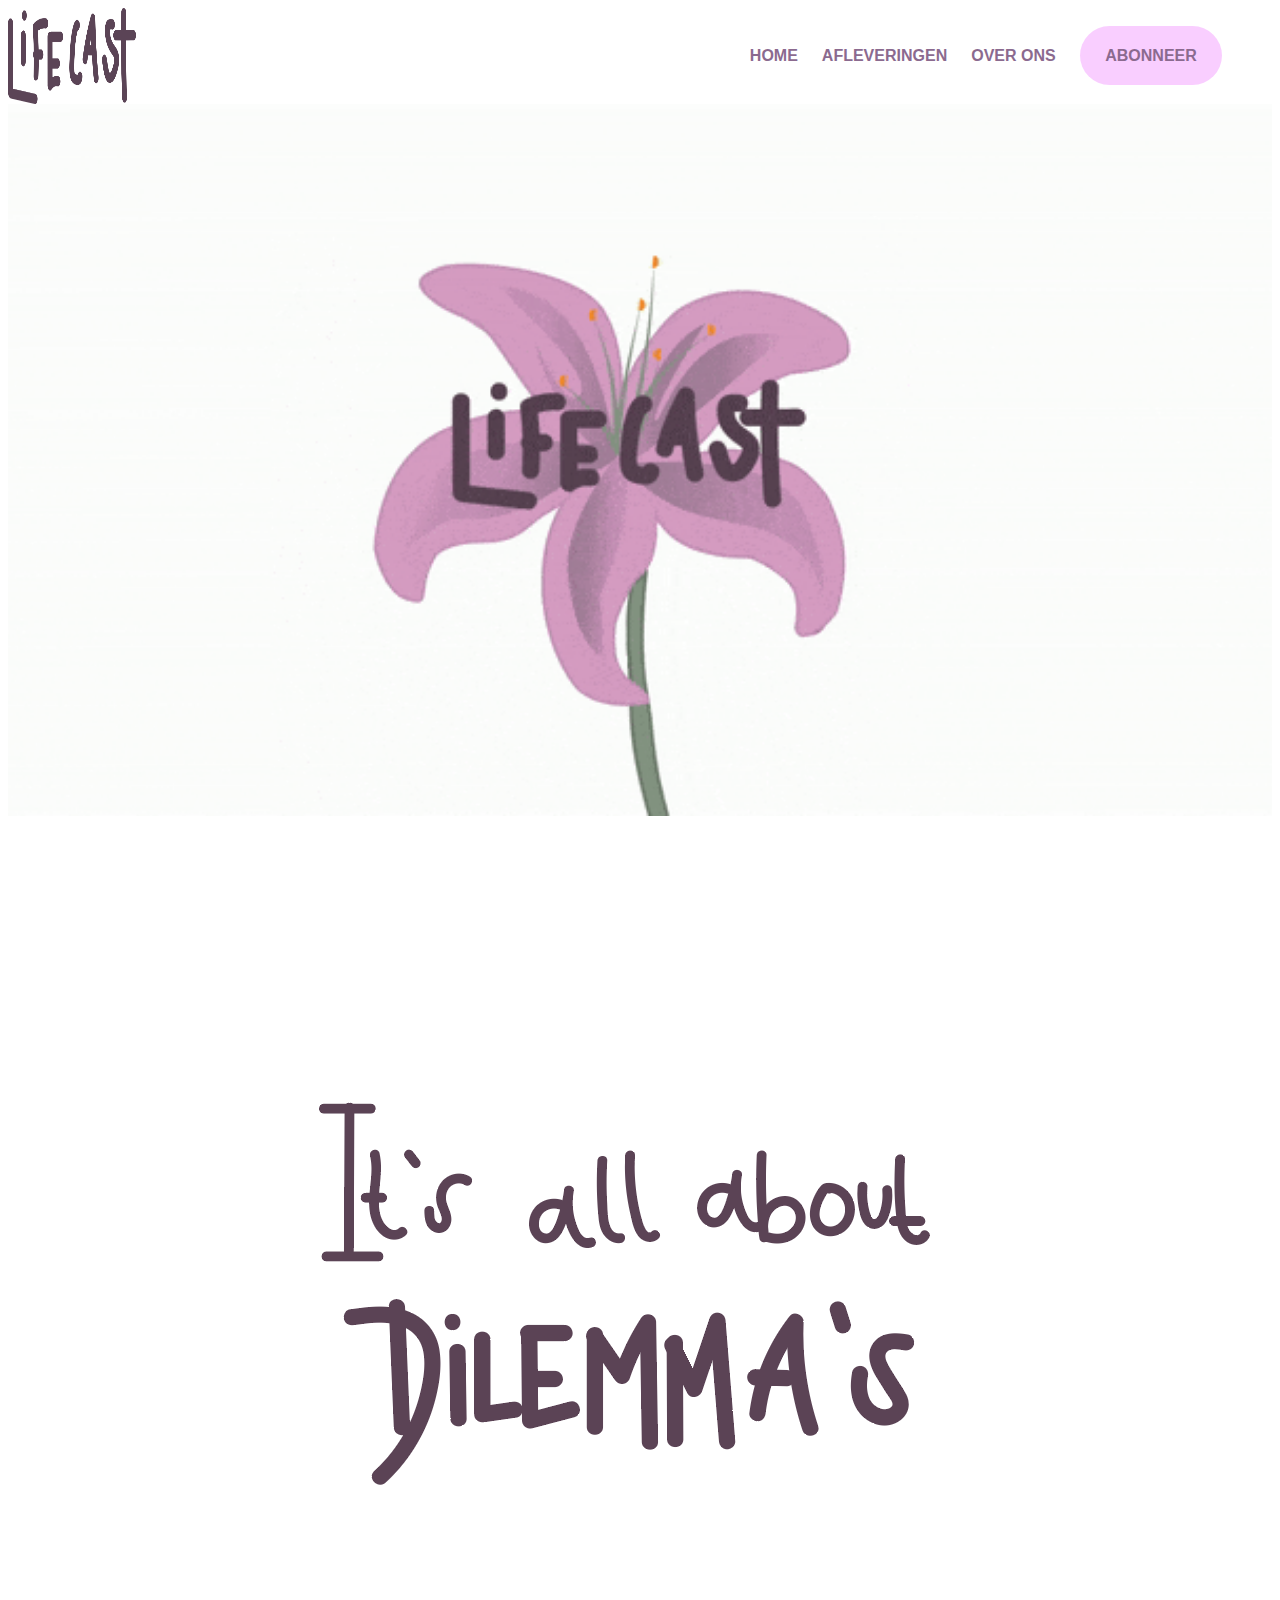
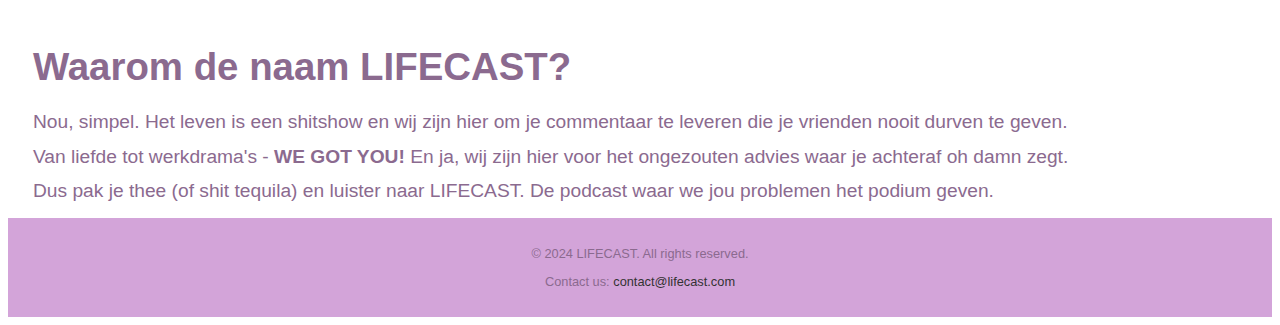
<file: index.html>
<!DOCTYPE html>

<html lang="en">


<head>
    <meta charset="UTF-8">
    <meta name="viewport" content="width=device-width, initial-scale=1.0">
    <title>LIFECAST</title>
    <link rel="stylesheet" href="stylesheet.css">

    
</head>


<!--Begin van Homepagina-->
<body>
  
  
  <header>

    <nav class="nav-bar">
      <img class="logo-container" src="images/text-logo.png" alt="bloem die opengaat met de naam van de podcast" />

      <ul class="nav-items">
              <li><a href="index.html">HOME</a></li>
              <li><a href="aflevering.html">AFLEVERINGEN</a></li>
              <li><a href="overons.html">OVER ONS</a></li>
              <li><a href class="button">ABONNEER</a></li>
        </ul>
  
        
    </nav> 
  </header>
  
 
 

  <main>
    <section class="video-container">
      <img class="gif" src="images/gif.gif" alt="animatie van bloem die opengaat"/> 
    </section>


    <section class="its-all-about-dilemmas">
            <img src="images/its-all-about-dillemas.png" alt="it's all about dillema's tekst"/>
    </section>


    <article>
          
            <h1> Waarom de naam LIFECAST?</h1> 

            <p>
            Nou, simpel. Het leven is een shitshow en wij zijn hier om je commentaar te
            leveren die je vrienden nooit durven te geven. 
            </p>
            <p>
            Van liefde tot werkdrama's - <strong> WE GOT YOU!</strong> En ja, wij zijn hier voor het ongezouten advies
             waar je achteraf oh damn zegt.
            </p>
            <p>
             Dus pak je thee (of shit tequila) en luister naar LIFECAST. De podcast waar we jou problemen het podium geven.
            </p>

     </article> 


  </main>
 
  <footer>
    <p>&copy; 2024 LIFECAST. All rights reserved.</p> <!--https://www.w3schools.com/html/html_symbols.asp-->
    <p>Contact us: <a href="mailto:contact@lifecast.com">contact@lifecast.com</a></p>
    
   
</footer>

</body>
    <!--Einde van de Homepagina-->
</html>
</file>
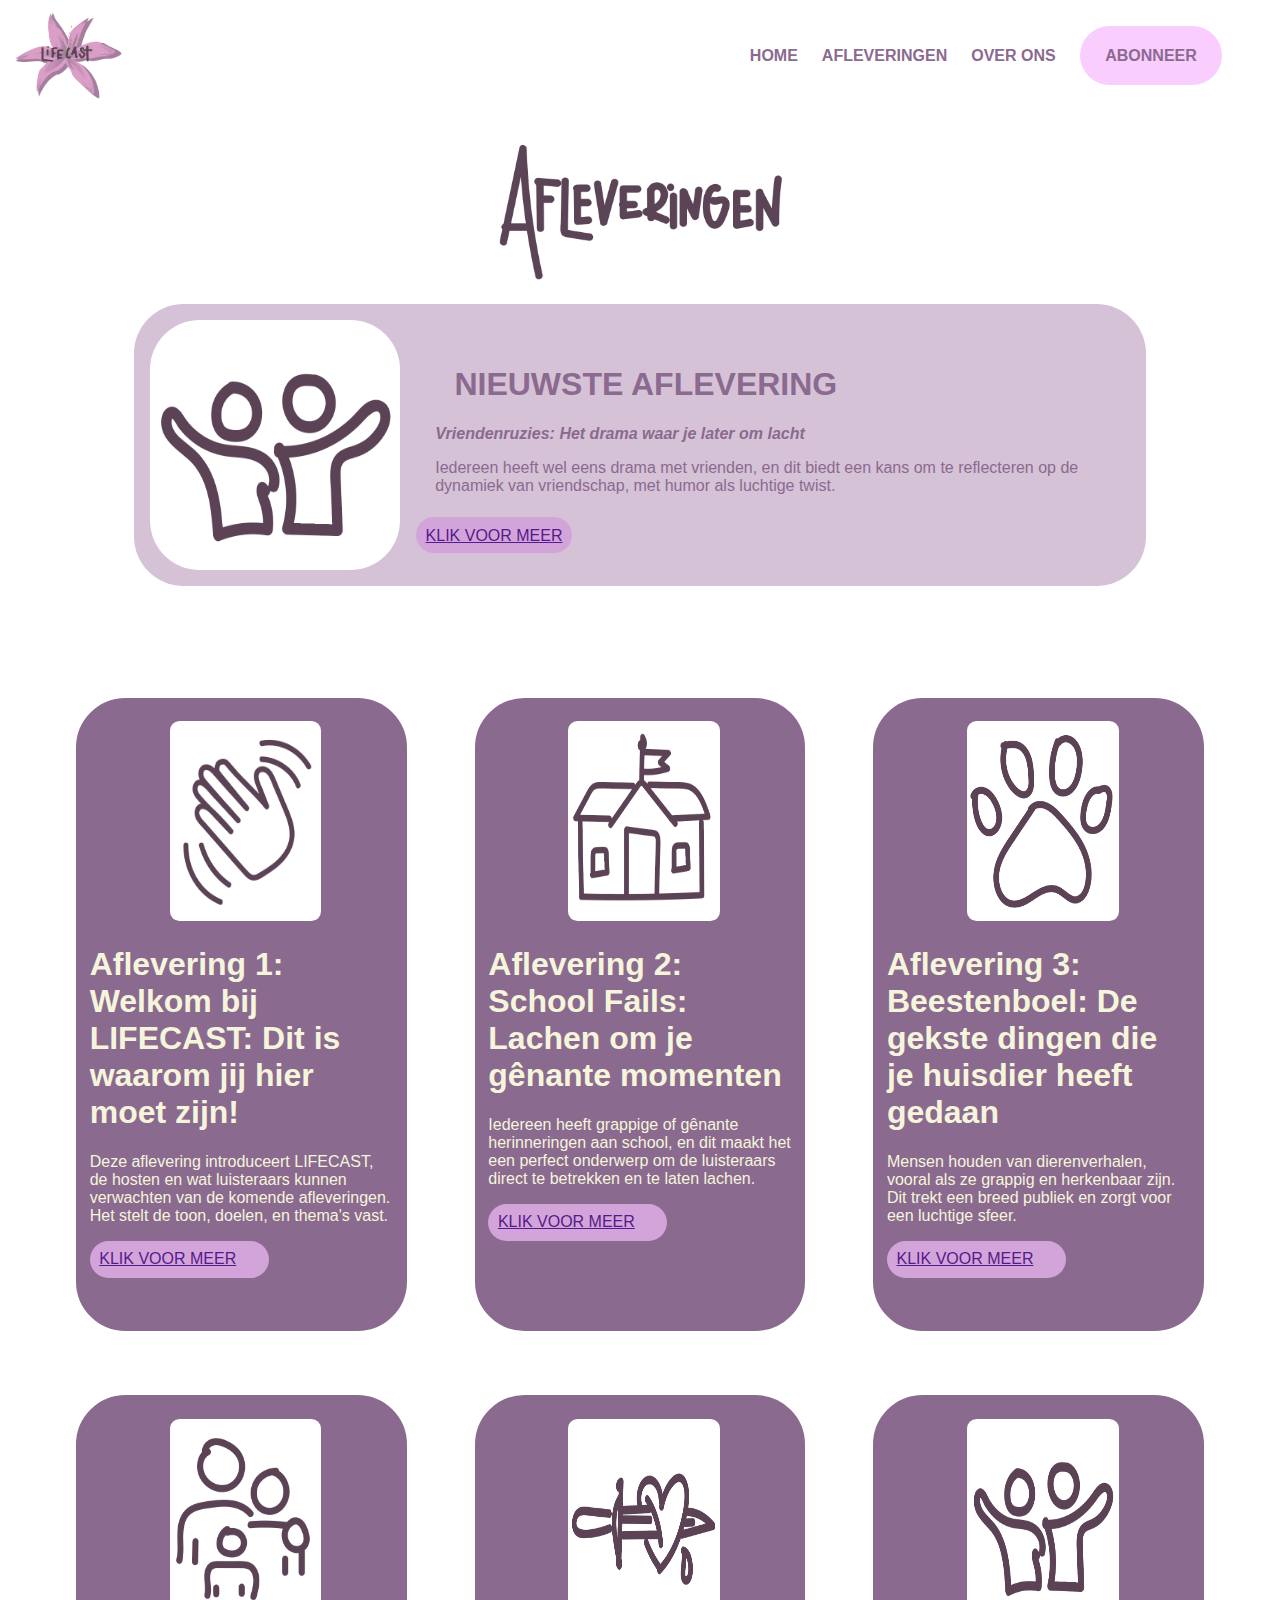
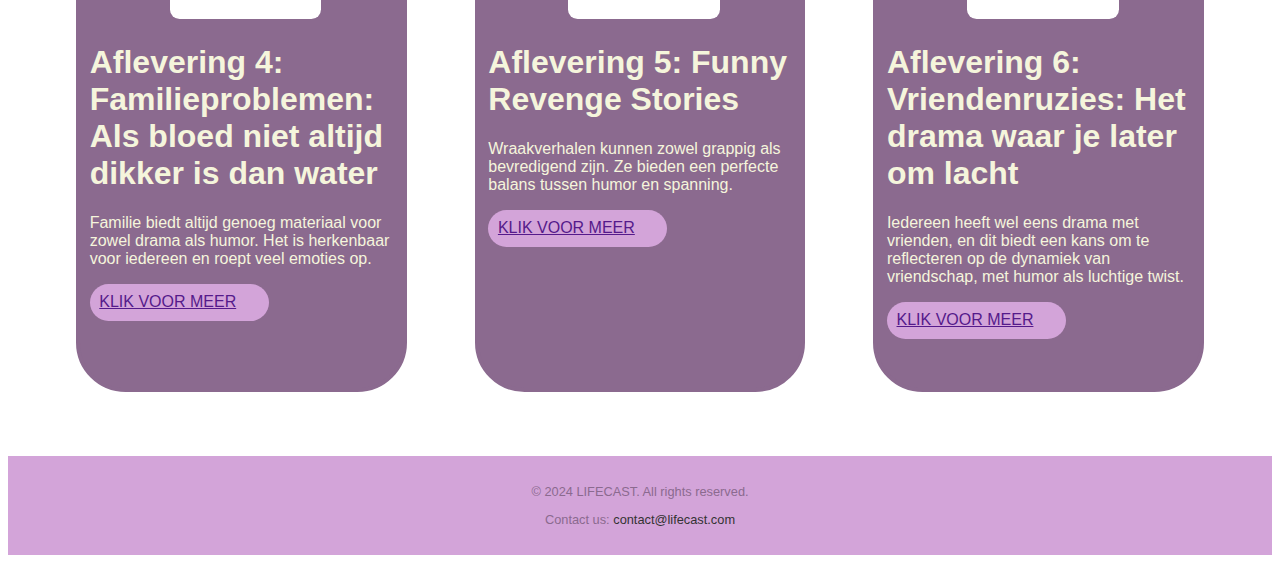
<file: aflevering.html>
<!DOCTYPE html>
<html lang="en">

<head>
    <meta charset="UTF-8">
    <meta http-equiv="X-UA-Compatible" content="IE=edge">
    <meta name="viewport" content="width=device-width, initial-scale=1.0">
    <title>LIFECAST</title>
    <link rel="stylesheet" href="stylesheet.css"/>

</head>


<!--Begin van de afleveringpagina-->
<body>
    <header>
        
        <nav>

        <img class="logo-container" src="images/lifecast-logopng.png" alt="bloem die opengaat met de naam van de podcast" />

        
            <ul class="nav-items">
                    <li><a href="index.html">HOME</a></li>
                    <li><a href="aflevering.html">AFLEVERINGEN</a></li>
                    <li><a href="overons.html">OVER ONS</a></li>
                    <li><a href class="button">ABONNEER</a></li>
              </ul>
        
              
          </nav> 
    </header>
   
   
    <main>

        <section class="afleveringen-logo">
            <img src="images/afleveringen-logo.jpg" alt="afleveringen-logo"/>
        </section>

        <section class="aflevering6">
            <img src="images/vrienden-icoon.png" alt="vrienden icoon"/>
            <div>
                <h1><strong>NIEUWSTE AFLEVERING</strong></h1>
                <p>
                    <strong><em>Vriendenruzies: Het drama waar je later om lacht</em></strong>
                </p>
                
                <p> Iedereen heeft wel eens drama met vrienden, en dit biedt een kans om te reflecteren op de dynamiek 
                    van vriendschap, met humor als luchtige twist.</p>
                </p>
                <a href id="buttonaflevering6">KLIK VOOR MEER</a>
            </div>
        </section>



        <section class="container-aflevering">
            
            <section class="container">
                
                <img src="images/introductie-icoon.png">
                <h1>Aflevering 1: Welkom bij LIFECAST: Dit is waarom jij hier moet zijn!</h1>
                <p> Deze aflevering introduceert LIFECAST, de hosten en wat luisteraars kunnen 
                    verwachten van de komende afleveringen. Het stelt de toon, doelen, en thema's vast.</p>
                <a href class="buttonaflevering">KLIK VOOR MEER</a>
            
            </section>
        


            <section class="container">
                
                <img src="images/school-icoon.png">
                <h1>Aflevering 2: School Fails: Lachen om je gênante momenten</h1>
                <p> Iedereen heeft grappige of gênante herinneringen aan school, en dit maakt het een 
                    perfect onderwerp om de luisteraars direct te betrekken en te laten lachen.</p>
                <a href class="buttonaflevering">KLIK VOOR MEER</a>

            </section>
        


            <section class="container">

                <img src="images/dieren-icoon.png">
                <h1>Aflevering 3: Beestenboel: De gekste dingen die je huisdier heeft gedaan</h1>
                <p> Mensen houden van dierenverhalen, vooral als ze grappig en herkenbaar zijn. 
                    Dit trekt een breed publiek en zorgt voor een luchtige sfeer.</p>
                <a href class="buttonaflevering">KLIK VOOR MEER</a>

            </section>
        


            <section class="container">
                <img src="images/family-icoon.png">

                <h1>Aflevering 4: Familieproblemen: Als bloed niet altijd dikker is dan water</h1>
                <p> Familie biedt altijd genoeg materiaal voor zowel drama als humor. Het is 
                    herkenbaar voor iedereen en roept veel emoties op.</p>
                    <a href class="buttonaflevering">KLIK VOOR MEER</a>

            </section>
        


            <section class="container">
                <img src="images/wraak-icoon.png">

                <h1>Aflevering 5: Funny Revenge Stories</h1>
                <p> Wraakverhalen kunnen zowel grappig als bevredigend zijn. Ze bieden een 
                    perfecte balans tussen humor en spanning.</p>
                 <a href class="buttonaflevering">KLIK VOOR MEER</a>

            </section>
        


            <section class="container">
                <img src="images/vrienden-icoon.png">
                <h1>Aflevering 6: Vriendenruzies: Het drama waar je later om lacht</h1>
                <p> Iedereen heeft wel eens drama met vrienden, en dit biedt een kans om 
                    te reflecteren op de dynamiek van vriendschap, met humor als luchtige twist.</p>
                <a href class="buttonaflevering">KLIK VOOR MEER</a>

            </section>

        </section>
        
    </main>


    <footer>
        <p>&copy; 2024 LIFECAST. All rights reserved.</p> <!--https://www.w3schools.com/html/html_symbols.asp-->
        <p>Contact us: <a href="mailto:contact@lifecast.com">contact@lifecast.com</a></p>
        
       
    </footer>

</body>
    <!--Einde van de afleveringpagina-->

</html>
</file>
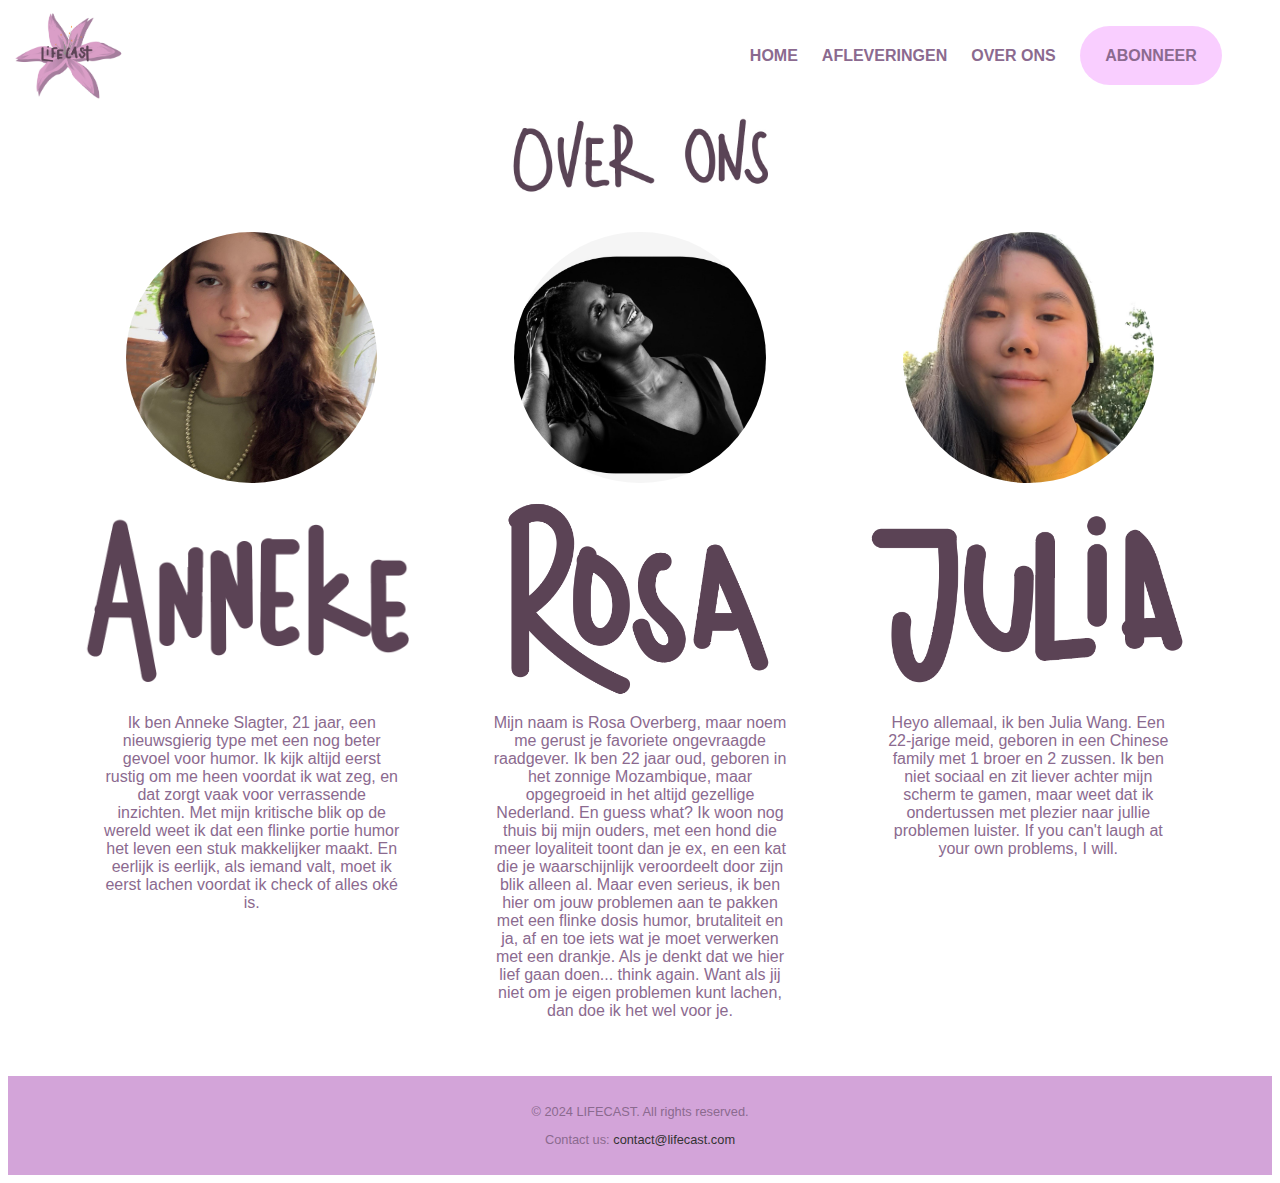
<file: overons.html>
<!DOCTYPE html>
<html lang="en">
<head>
    <meta charset="UTF-8">
    <meta http-equiv="X-UA-Compatible" content="IE=edge">
    <meta name="viewport" content="width=device-width, initial-scale=1.0">
    <title>LIFECAST</title>
    <link rel="stylesheet" href="stylesheet.css"/>

</head>


<!--Begin van de Over ons pagina-->
<body>


    <header>
        <nav class="nav-bar">

            <img class="logo-container" src="images/lifecast-logopng.png" alt="bloem die opengaat met de naam van de podcast" />
        
            <ul class="nav-items">
                    <li><a href="index.html">HOME</a></li>
                    <li><a href="aflevering.html">AFLEVERINGEN</a></li>
                    <li><a href="overons.html">OVER ONS</a></li>
                    <li><a href class="button">ABONNEER</a></li>
              </ul>
        
        </nav> 
    </header>





    <main>

        <section class="overons-logo">
            <img src="images/over-ons-logo.jpg" alt="over ons logo"/>
        </section>

        <div class="overonsDetails">


        <section class="anneke">
            <img class ="imgfoto"src="images/anneke-foto.jpg" alt="foto van anneke"/>
            <img  class ="imgtext" src="images/anneke-text.png" alt="text met anneke"/>
            <p>
                Ik ben Anneke Slagter, 21 jaar, een nieuwsgierig
                type met een nog beter gevoel voor humor. Ik kijk altijd eerst
                rustig om me heen voordat ik wat zeg, en dat zorgt vaak voor verrassende
                inzichten. Met mijn kritische blik op de wereld weet ik dat een flinke portie humor
                het leven een stuk makkelijker maakt. En eerlijk is eerlijk, als iemand valt, moet 
                ik eerst lachen voordat ik check of alles oké is.
 
            </p>
        </section>



        <section class="rosa">
            <img class="imgfoto"  src="images/rosa-foto.jpg" alt="foto van rosa"/>
            <img  class="imgtext" src="images/rosa-text.png" alt="text met rosa"/>
            <p>
                Mijn naam is Rosa Overberg, maar noem me gerust je favoriete ongevraagde 
                raadgever. Ik ben 22 jaar oud, geboren in het zonnige Mozambique, maar 
                opgegroeid in het altijd gezellige Nederland. En guess what? Ik woon nog thuis 
                bij mijn ouders, met een hond die meer loyaliteit toont dan je ex, en een kat 
                die je waarschijnlijk veroordeelt door zijn blik alleen al.
                Maar even serieus, ik ben hier om jouw problemen aan te pakken met een flinke dosis humor, 
                brutaliteit en ja, af en toe iets wat je moet verwerken met een drankje. Als je denkt dat
                we hier lief gaan doen... think again. Want als jij niet om je eigen problemen kunt lachen, 
                dan doe ik het wel voor je.
 
            </p>
        </section>



        <section class="julia">
            <img class="imgfoto" src="images/julia-foto.jpg" alt="foto van julia"/>
            <img  class="imgtext" src="images/julia-text.png" alt="text met julia"/>
            <p>
                Heyo allemaal, ik ben Julia Wang. 
                Een 22-jarige meid, geboren in een Chinese family met 
                1 broer en 2 zussen. Ik ben niet sociaal en zit liever achter 
                mijn scherm te gamen, maar weet dat ik ondertussen met plezier 
                naar jullie problemen luister. If you can't laugh at your own 
                problems, I will.  

            </p>
        </section>

        </div>




    </main>
    <footer>
        <p>&copy; 2024 LIFECAST. All rights reserved.</p> <!--https://www.w3schools.com/html/html_symbols.asp-->
        <p>Contact us: <a href="mailto:contact@lifecast.com">contact@lifecast.com</a></p>
        
       
    </footer>
    
    
</body>
    <!--Einde van de Over ons pagina-->
</html>
</file>
<file: stylesheet.css>
body{
    color: #8b6a8f;
    font-family: Arial, Helvetica, sans-serif;
}



.gif{
    height: 100%;
    width: 100%;
}


.button{
    padding: 1.3em 1.6em 1.3em 1.6em;
    background-color: #f8c1ffca;
    border-radius: 6em;  
}


nav{
    display: flex;
    justify-content: space-between;
    align-items:center;
  
}

nav .text-logo{
    width: 15em;
    height: 6em;
}

nav ul{
    display: flex;
    margin-right: 3.1em;
    list-style: none; 
    gap: 1.5em;
}


nav ul :hover{
    color: #d3a4d9;
    transition: 300ms;
}


nav ul li a{
    text-decoration: none;
    font-weight: bold;
    color: #8b6a8f;

}


nav img {
    display: flex;
    justify-content: left;
}


.its-all-about-dilemmas{
    padding: 15.6em 0em 6.2em 0em;
    display: flex;
    justify-content: center;

}

main article{
    font-size: larger;
    margin-left: 1.3em; 
}


main article p{
    line-height: 0.8em;
}


nav .logo-container{
    width: 8em;
    height: 6em;
}

.afleveringen-logo{
    display: flex;
    justify-content:center;
    height: 12.5em;
}

.aflevering6{

    background-color: #d5c2d7;
    border-radius: 3.1em;
    display: flex;
    flex-direction: row;
    align-items: center; 
    width: 80%;  
    margin-left: auto;
    margin-right: auto;
}


.aflevering6 img{   
    height: 15.6em;
    width: 15.6em;
    border-radius: 3.1em;
    margin: 1em;
}


.aflevering6 h1{
    justify-content: flex-end;
    margin-left: 1.2em;
}


.aflevering6 p{
    justify-content: center;
    flex-direction: column; 
    display: flex;
    margin-left: 1.2em; 
}


#buttonaflevering6{
    border-radius: 10em;
    background-color: #d3a4d9;
    padding: 0.6em;
    margin-top: 0.2em; 
}


.buttonaflevering {
    border-radius: 10em;
    background-color: #d3a4d9;
    padding: 0.6em;
    margin-right: 0.2em;
    transition: 500ms ease-in-out;
    display: block;
    width: 10em;
    justify-content: space-around;
}


.buttonaflevering:hover {
    transform: scale(1.2);
    background-color:#d5c2d7;
}



.container-aflevering{
    margin-top: 7em;
    display: flex;
    justify-content: space-evenly;
    flex-wrap: wrap;
}


.container{
    border: 0.3em solid ;
    border-radius: 3.1em;
    padding: 1.2em 0.6em 3.1em 0.6em;
    width: 24%; 
    margin-bottom: 4em; 
    background-color: #8b6a8f;
}

.container img{
    width: 50%;
    border-radius: 0.6em;
    margin-left: 5em;
    height: 12.5em;
}


.container p{
    color: beige;
}

.container h1{
    color: beige;
}



.overons-logo{
    display: flex;
    justify-content:center;
    width: 8em;
    height: 6em;
    margin-bottom: 2em;
    margin-left: auto;
    margin-right: auto;

}


.overonsDetails {
    display: flex;
    justify-content: space-around;
    flex-wrap: wrap; 
    padding: 0 3.1em;
}


.anneke, .rosa, .julia {
    display: flex;
    flex-direction: column; 
    align-items: center;
    width: 18.7em; 
    text-align: center;
    margin-bottom: 2.5em;
}


.imgfoto  {
    border-radius: 50%; 
    height: 15.7em;
    width: 15.7em;
    object-fit: cover;
    margin-bottom: 0.9em; 
}


.imgtext{
    width: 12.5;
    height: 12.5em;
}


footer {
    background-color:#d3a4d9; 
    text-align: center; 
    padding: 1.2em 0; 
    width: 100%;
    font-size: 0.8em;
    color:#8b6a8f;
}

footer a {
    color: #333;
    text-decoration: none;
}

footer a:hover {
    color:#8b6a8f; 
}
</file>
